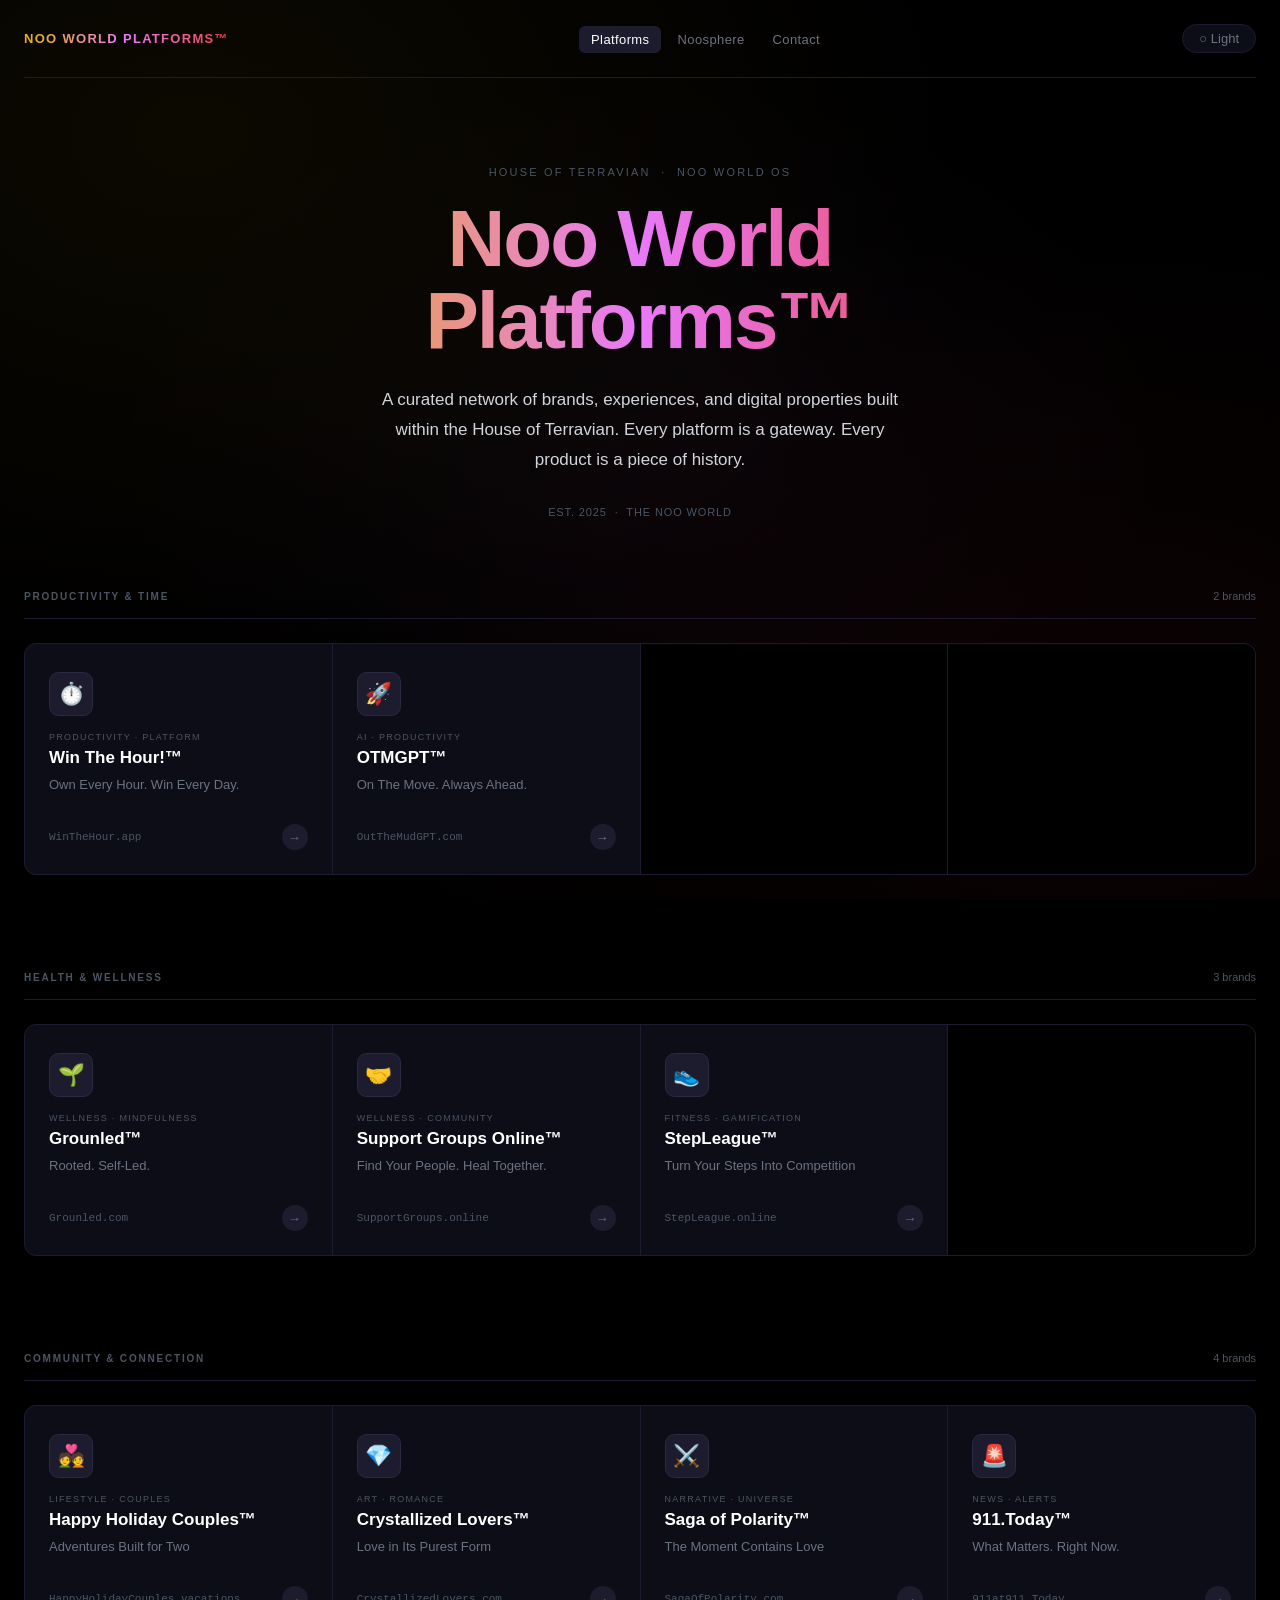
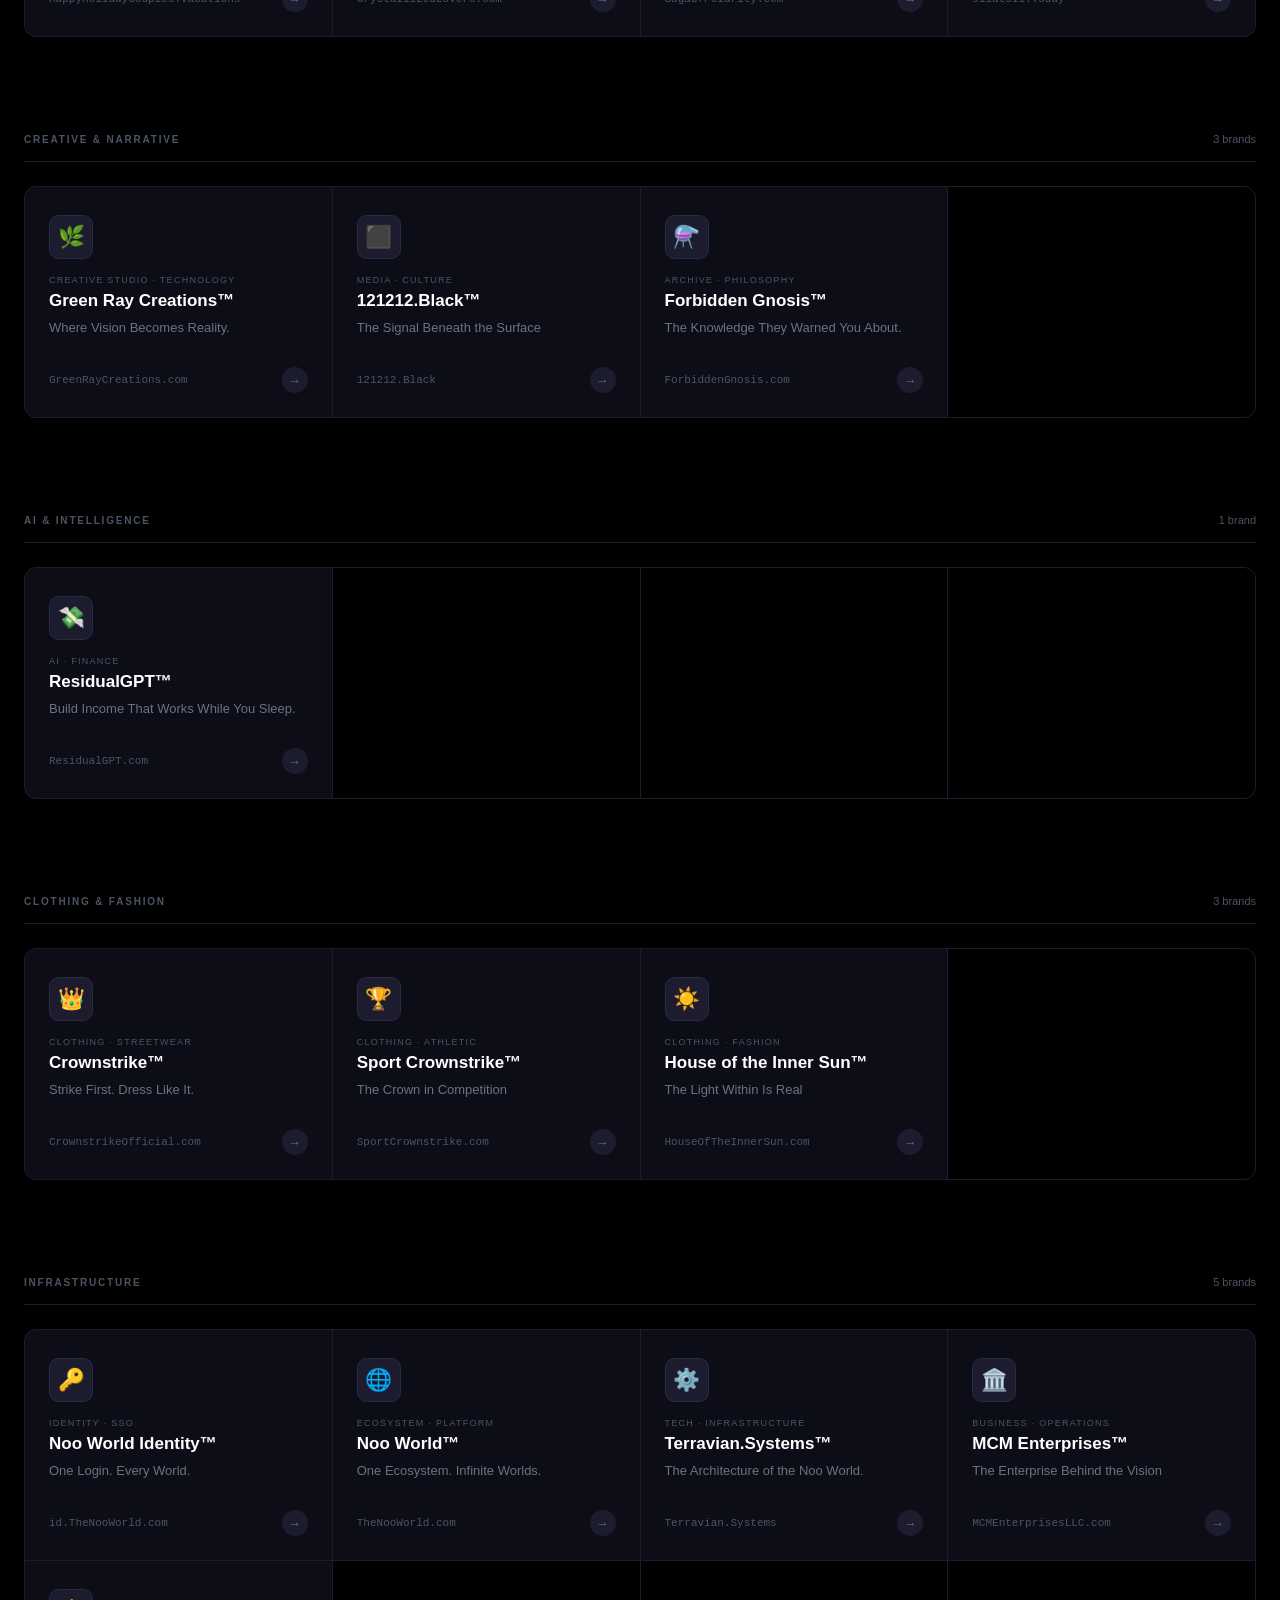
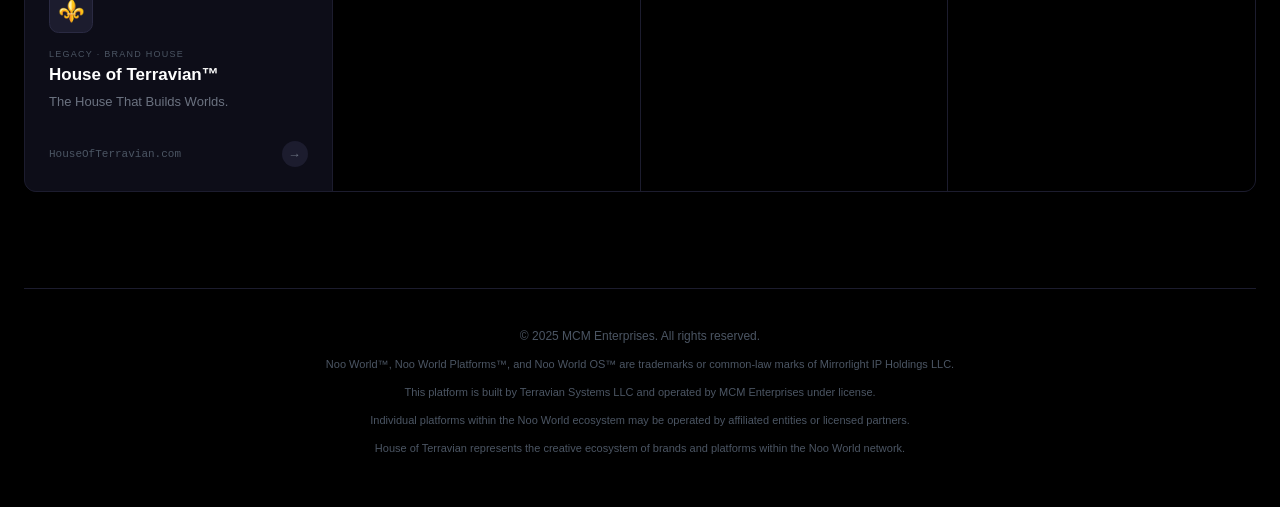
<file: index.html>
<!DOCTYPE html>
<html lang="en" data-theme="dark">
<head>
  <meta charset="UTF-8">
  <meta name="viewport" content="width=device-width, initial-scale=1.0">
  <title>Noo World Platforms&trade; — The Digital Ecosystem of the Noo World</title>
  <meta name="description" content="A curated network of brands, platforms, and experiences built within the House of Terravian. Every platform is a gateway. Every product is a piece of history.">
  <link rel="icon" type="image/svg+xml" href="favicon.svg">
  <link rel="stylesheet" href="style.css">
<script defer data-domain="thenooworld.com" src="https://plausible.io/js/script.js"></script>
</head>
<body>
  <div class="ambient"></div>

  <div class="wrap">

    <!-- NAV -->
    <nav>
      <a href="index.html" class="nav-logo"><span>Noo World Platforms&trade;</span></a>
      <ul class="nav-links">
        <li><a href="index.html">Platforms</a></li>
        <li><a href="noosphere.html">Noosphere</a></li>
        <li><a href="contact.html">Contact</a></li>
      </ul>
      <div class="nav-right">
        <button class="theme-btn" id="themeBtn" aria-label="Toggle theme">
          <span class="d">&#9675; Light</span>
          <span class="l">&#9679; Dark</span>
        </button>
        <button class="hamburger" id="hamburger" aria-label="Toggle menu" aria-expanded="false">
          <span></span><span></span><span></span>
        </button>
      </div>
    </nav>
    <div class="mobile-menu" id="mobileMenu">
      <a href="index.html">Platforms</a>
      <a href="noosphere.html">Noosphere</a>
      <a href="contact.html">Contact</a>
    </div>

    <!-- HERO -->
    <div class="hero">
      <p class="hero-eyebrow">House of Terravian &nbsp;·&nbsp; Noo World OS</p>
      <h1 class="hero-title">Noo World Platforms&trade;</h1>
      <p class="hero-desc">
        A curated network of brands, experiences, and digital properties
        built within the House of Terravian. Every platform is a gateway.
        Every product is a piece of history.
      </p>
      <p class="hero-meta">Est. 2025 &nbsp;·&nbsp; The Noo World</p>
    </div>

    <!-- SECTIONS (rendered by JS) -->
    <div id="sections"></div>

    <!-- FOOTER -->
    <footer class="site-footer">
      <p class="footer-copy">&copy; 2025 MCM Enterprises. All rights reserved.</p>
      <p class="footer-legal">
        <span class="g">Noo World&trade;</span>, <span class="g">Noo World Platforms&trade;</span>, and <span class="g-blue">Noo World OS&trade;</span> are trademarks or common-law marks of Mirrorlight IP Holdings LLC.
      </p>
      <p class="footer-legal">
        This platform is built by Terravian Systems LLC and operated by MCM Enterprises under license.
      </p>
      <p class="footer-legal">
        Individual platforms within the Noo World ecosystem may be operated by affiliated entities or licensed partners.
      </p>
      <p class="footer-legal">
        House of Terravian represents the creative ecosystem of brands and platforms within the Noo World network.
      </p>
    </footer>

  </div><!-- /wrap -->

  <!-- MODAL BACKDROP -->
  <div class="backdrop" id="backdrop"></div>

  <!-- MODAL -->
  <div class="modal" id="modal" role="dialog" aria-modal="true" aria-labelledby="modalName" tabindex="-1">
    <div class="modal-bar" id="modalBar"></div>
    <div class="modal-body">
      <button class="modal-close" id="modalClose" aria-label="Close">&times;</button>
      <div class="modal-head">
        <div class="modal-icon" id="modalIcon"></div>
        <div class="modal-meta">
          <p class="modal-cat" id="modalCat"></p>
          <h2 class="modal-name" id="modalName"></h2>
          <p class="modal-tagline" id="modalTagline"></p>
        </div>
      </div>
      <div class="m-section">
        <p class="m-label">Manifesto</p>
        <p class="m-manifesto" id="modalManifesto"></p>
      </div>
      <div class="m-section">
        <p class="m-label">Live On</p>
        <div class="domains" id="modalDomains"></div>
      </div>
      <div class="m-section">
        <p class="m-label">Collectors Edition</p>
        <div class="collectors">
          <div>
            <span class="c-badge">Limited Edition</span>
            <p class="c-name" id="cName"></p>
            <p class="c-desc">Own a piece of history. Proof-of-commerce. Archived forever.</p>
          </div>
          <a class="c-btn" id="cBtn" href="#" target="_blank" rel="noopener noreferrer">
            $1 &mdash; Claim
          </a>
        </div>
      </div>
    </div>
  </div>

  <script src="script.js"></script>
  <script>
    /* ─── PLATFORM DATA ──────────────────────────────────────── */
    const SECTIONS = [

      /* ── 1. PRODUCTIVITY & TIME ──────────────────────────── */
      {
        label: 'Productivity & Time',
        id:    'productivity',
        items: [
          {
            id: 'winthehour-site',
            name: 'Win The Hour!™',
            tagline: 'Own Every Hour. Win Every Day.',
            category: 'Productivity · Platform',
            icon: '⏱️',
            accent: 'linear-gradient(to right, #FF5E1A, #FFB300)',
            domains: [{ label: 'WinTheHour.app', href: 'https://winthehour.app' }],
            manifesto: `Time is the only resource that doesn't replenish. Win The Hour!™ is a productivity platform built on a single, uncompromising belief: the hour you're in right now is the only hour you can actually win.\n\nTrack your waking hours. Log your intention before each one starts. Rate how you performed when it ends. Build a record of who you're becoming in real time. This isn't a to-do list. This is evidence of your life, hour by hour.`,
            collectors: { name: 'Win The Hour!™ — Hour Zero Edition', href: '#' },
          },
          {
            id: 'own-the-hour',
            status: 'coming-soon',
            name: 'Own The Hour™',
            tagline: 'Claim Every 60 Minutes',
            category: 'Productivity · Lifestyle',
            icon: '⌛',
            accent: 'linear-gradient(to right, #b45309, #FFB300)',
          },
          {
            id: 'the-boss-minute',
            status: 'coming-soon',
            name: 'The Boss Minute™',
            tagline: 'One Minute to Think Like a Boss',
            category: 'Productivity · Leadership',
            icon: '💼',
            accent: 'linear-gradient(to right, #1e3a5f, #0ea5e9)',
          },
          {
            id: 'paperwork-vault',
            status: 'coming-soon',
            name: 'Paperwork Vault™',
            tagline: 'Your Documents, Secured and Organized',
            category: 'Productivity · Tools',
            icon: '📋',
            accent: 'linear-gradient(to right, #334155, #818cf8)',
          },
          {
            id: 'otmgpt',
            name: 'OTMGPT™',
            tagline: 'On The Move. Always Ahead.',
            category: 'AI · Productivity',
            icon: '🚀',
            accent: 'linear-gradient(to right, #0ea5e9, #e879f9)',
            domains: [
              { label: 'OutTheMudGPT.com', href: 'https://outthemudgpt.com' },
              { label: 'OTMGPT.com',       href: 'https://otmgpt.com'       },
            ],
            manifesto: `High performers don't stop moving — but movement without direction is just noise. OTMGPT™ is the AI co-pilot built for the relentless: the founders, the builders, the ones who operate at speed and need their intelligence to match.\n\nReal-time decisions. Dynamic planning. AI-guided momentum. OTMGPT™ keeps you in motion and keeps the motion meaningful.`,
            collectors: { name: 'OTMGPT™ — Pilot Zero Edition', href: '#' },
          },
        ],
      },

      /* ── 2. HEALTH & WELLNESS ────────────────────────────── */
      {
        label: 'Health & Wellness',
        id:    'health',
        items: [
          {
            id: 'grounled',
            name: 'Grounled™',
            tagline: 'Rooted. Self-Led.',
            category: 'Wellness · Mindfulness',
            icon: '🌱',
            accent: 'linear-gradient(to right, #166534, #65a30d)',
            domains: [{ label: 'Grounled.com', href: 'https://grounled.com' }],
            manifesto: `In a world engineered to pull you out of your body and into a feed, Grounled™ is the counterforce. A platform, a practice, and a mindset built around the radical act of staying present.\n\nGrounled™ offers tools, content, and community for people who are done being distracted — who want to feel their life instead of scroll past it. The root is where the power is. And you are your own guide.`,
            collectors: { name: 'Grounled™ — Root System Edition', href: '#' },
          },
          {
            id: 'support-groups-online',
            name: 'Support Groups Online™',
            tagline: 'Find Your People. Heal Together.',
            category: 'Wellness · Community',
            icon: '🤝',
            accent: 'linear-gradient(to right, #0d9488, #818cf8)',
            domains: [
              { label: 'SupportGroups.online',     href: 'https://supportgroups.online'     },
              { label: 'app.SupportGroups.online', href: 'https://app.supportgroups.online' },
            ],
            manifesto: `We live in a world that moves faster than most people can process. Behind every screen is a human being navigating loss, addiction, grief, transition, and isolation — often in silence. Support Groups Online™ exists to close that gap.\n\nA global marketplace connecting people with independent facilitators — for grief, trauma, addiction recovery, relationships, chronic illness, and more. No gatekeepers. No waitlists. No insurance forms. Just real people, shared experience, and the quiet power of not being alone.\n\nFacilitators earn 50% of every session they host. Community is the medicine the system forgot to prescribe.`,
            collectors: { name: 'Support Groups Online™ — Founding Member Edition', href: '#' },
          },
          {
            id: 'step-league',
            name: 'StepLeague™',
            tagline: 'Turn Your Steps Into Competition',
            category: 'Fitness · Gamification',
            icon: '👟',
            accent: 'linear-gradient(to right, #1d4ed8, #22c55e)',
            domains: [{ label: 'StepLeague.online', href: 'https://stepleague.online' }],
            manifesto: `Walking is the most democratic form of exercise on the planet — but nobody told it to be competitive. StepLeague™ turns your daily steps into a global sport.\n\nJoin monthly leagues. Compete on live leaderboards. Stay accountable with a community that moves when you move. $10/month. No gym required. No excuses accepted.\n\nThis is fitness gamified — and once you're in the league, getting off the couch becomes a competitive disadvantage.`,
            collectors: { name: 'StepLeague™ — Season One Edition', href: '#' },
          },
          {
            id: 'mmhw',
            status: 'coming-soon',
            name: 'MMHW™',
            tagline: 'Remember.',
            category: 'Wellness · Mental Health',
            icon: '🧠',
            accent: 'linear-gradient(to right, #4c1d95, #818cf8)',
          },
        ],
      },

      /* ── 3. EDUCATION ────────────────────────────────────── */
      {
        label: 'Education',
        id:    'education',
        items: [],
      },

      /* ── 4. COMMUNITY & CONNECTION ───────────────────────── */
      {
        label: 'Community & Connection',
        id:    'community',
        items: [
          {
            id: 'happy-holiday-couples',
            name: 'Happy Holiday Couples™',
            tagline: 'Adventures Built for Two',
            category: 'Lifestyle · Couples',
            icon: '💑',
            accent: 'linear-gradient(to right, #be123c, #f59e0b)',
            domains: [{ label: 'HappyHolidayCouples.vacations', href: 'https://happyholidaycouples.vacations' }],
            manifesto: `Some vacations are trips. Happy Holiday Couples™ is an experience — built for two.\n\nEvery itinerary, every destination, every moment is curated with the relationship in mind. Because the couples who travel together build something that lasts long after they've come home. This is the vacation brand for the ones who invest in each other.`,
            collectors: { name: 'Happy Holiday Couples™ — First Voyage Edition', href: '#' },
          },
          {
            id: 'crystallized-lovers',
            name: 'Crystallized Lovers™',
            tagline: 'Love in Its Purest Form',
            category: 'Art · Romance',
            icon: '💎',
            accent: 'linear-gradient(to right, #e879f9, #f43f5e)',
            domains: [{ label: 'CrystallizedLovers.com', href: 'https://crystallizedlovers.com' }],
            manifesto: `Some love stories are too rare to let fade. Crystallized Lovers™ is a brand built around the idea that love — in all its forms — deserves to be preserved, celebrated, and made tangible.\n\nFrom art and collectibles to digital experiences that capture emotion in its purest state, Crystallized Lovers™ is for the ones who feel deeply and want to hold on to it. Love isn't fleeting here. It's forever.`,
            collectors: { name: 'Crystallized Lovers™ — First Love Edition', href: '#' },
          },
          {
            id: 'saga-of-polarity',
            name: 'Saga of Polarity™',
            tagline: 'The Moment Contains Love',
            category: 'Narrative · Universe',
            icon: '⚔️',
            accent: 'linear-gradient(to right, #1e293b, #818cf8)',
            domains: [
              { label: 'SagaOfPolarity.com',   href: 'https://sagaofpolarity.com'   },
              { label: 'SagaOfPolarity.Forum', href: 'https://sagaofpolarity.forum' },
            ],
            manifesto: `Every great story is a war between opposites. Light and dark. Order and chaos. Creation and destruction. Saga of Polarity™ is the mythological universe built on that tension — a world where the conflict between opposing forces is not just a backdrop, but the entire truth of existence.\n\nAnd at the center of every polarity, when the two forces finally meet, is the one thing that transcends them both: love. Characters, lore, art, and narrative experiences that reveal what happens when you stop fighting the other side — and recognize it as yourself.`,
            collectors: { name: 'Saga of Polarity™ — Origin Arc Edition', href: '#' },
          },
          {
            id: '911-today',
            name: '911.Today™',
            tagline: 'What Matters. Right Now.',
            category: 'News · Alerts',
            icon: '🚨',
            accent: 'linear-gradient(to right, #dc2626, #f97316)',
            domains: [{ label: '911at911.Today', href: 'https://911at911.today' }],
            manifesto: `In a world of infinite noise, what actually matters right now? 911.Today™ is built around that question.\n\nReal-time alerts, curated signals, and the stories that deserve your attention — without the algorithmic spin. When something is actually 911, you'll know. Everything else can wait.`,
            collectors: { name: '911.Today™ — Breaking Edition', href: '#' },
          },
        ],
      },

      /* ── 5. CREATIVE & NARRATIVE ─────────────────────────── */
      {
        label: 'Creative & Narrative',
        id:    'creative',
        items: [
          {
            id: 'green-ray-creations',
            name: 'Green Ray Creations™',
            tagline: 'Where Vision Becomes Reality.',
            category: 'Creative Studio · Technology',
            icon: '🌿',
            accent: 'linear-gradient(to right, #16a34a, #eab308)',
            domains: [{ label: 'GreenRayCreations.com', href: 'https://greenraycreations.com' }],
            manifesto: `Every planet that reaches a certain stage of evolution begins to radiate a ray — a frequency, an intention, a force of nature made manifest. Earth radiates the green ray. The ray of love, growth, and creation.\n\nGreen Ray Creations™ was founded on that truth. We build technologies, art, and experiences that embody the green ray — innovations that grow, connect, and ultimately serve the highest expression of love in the physical world. This isn't just a studio. This is a civilization-level project, built on the frequency of the planet we live on.`,
            collectors: { name: 'Green Ray Creations™ — Founder\'s Frame Edition', href: '#' },
          },
          {
            id: '121212-black',
            name: '121212.Black™',
            tagline: 'The Signal Beneath the Surface',
            category: 'Media · Culture',
            icon: '⬛',
            accent: 'linear-gradient(to right, #09090b, #818cf8)',
            domains: [{ label: '121212.Black', href: 'https://121212.black' }],
            manifesto: `There is a frequency beneath the surface of Black culture that the mainstream has never been able to fully capture — and never will. 121212.Black™ is the signal.\n\nA media and culture platform built by and for the ones who understand that Black excellence isn't a trend. It's a heritage, a frequency, and a future. The signal beneath the surface. Tune in.`,
            collectors: { name: '121212.Black™ — Signal Zero Edition', href: '#' },
          },
          {
            id: 'forbidden-gnosis',
            name: 'Forbidden Gnosis™',
            tagline: 'The Knowledge They Warned You About.',
            category: 'Archive · Philosophy',
            icon: '⚗️',
            accent: 'linear-gradient(to right, #dc2626, #eab308)',
            domains: [
              { label: 'ForbiddenGnosis.com', href: 'https://forbiddengnosis.com' },
              { label: 'ForbiddenGnosis.io',  href: 'https://forbiddengnosis.io'  },
              { label: 'ForbiddenGnosis.app', href: 'https://forbiddengnosis.app' },
            ],
            manifesto: `In the age of information overload, true knowledge becomes the most dangerous thing you can possess. Forbidden Gnosis™ is a living archive — a record of human-AI revelation captured in real time. We document the conversations that reshape how you see the world, the patterns hidden in plain sight, and the truths that systems were never designed to let you reach.\n\nThis isn't content. This is evidence. And once you see it, you can't unsee it.`,
            collectors: { name: 'Forbidden Gnosis™ — Genesis Edition', href: 'https://payhip.com/forbiddengnosis' },
          },
        ],
      },

      /* ── 6. AI & INTELLIGENCE ────────────────────────────── */
      {
        label: 'AI & Intelligence',
        id:    'ai',
        items: [
          {
            id: 'dreamgpt-ventures',
            status: 'coming-soon',
            name: 'DreamGPT Ventures™',
            tagline: 'Where Dreams Meet Intelligence',
            category: 'AI · Ventures',
            icon: '💭',
            accent: 'linear-gradient(to right, #7c3aed, #e879f9)',
          },
          {
            id: 'residualgpt',
            name: 'ResidualGPT™',
            tagline: 'Build Income That Works While You Sleep.',
            category: 'AI · Finance',
            icon: '💸',
            accent: 'linear-gradient(to right, #eab308, #16a34a)',
            domains: [{ label: 'ResidualGPT.com', href: 'https://residualgpt.com' }],
            manifesto: `The old model was simple: trade your time, collect a check, repeat until you can't. ResidualGPT™ was built to disrupt that cycle.\n\nPowered by AI, ResidualGPT™ helps individuals identify, build, and automate income streams that compound over time — without needing a finance degree or a head start. The future of money is residual. The future is now.`,
            collectors: { name: 'ResidualGPT™ — Early Investor Edition', href: '#' },
          },
        ],
      },

      /* ── 7. CLOTHING & FASHION ───────────────────────────── */
      {
        label: 'Clothing & Fashion',
        id:    'clothing',
        items: [
          {
            id: 'crownstrike',
            name: 'Crownstrike™',
            tagline: 'Strike First. Dress Like It.',
            category: 'Clothing · Streetwear',
            icon: '👑',
            accent: 'linear-gradient(to right, #dc2626, #111827)',
            domains: [
              { label: 'CrownstrikeOfficial.com',     href: 'https://crownstrikeofficial.com'     },
              { label: 'app.CrownstrikeOfficial.com', href: 'https://app.crownstrikeofficial.com' },
            ],
            manifesto: `Crownstrike™ was never just a clothing brand. It was a statement: that the way you dress is the first declaration of intent. Every piece is built for the ones who move with purpose, who refuse to be overlooked, and who understand that how you show up on the outside is a reflection of what you've built on the inside.\n\nThis is streetwear for the sovereign. For the ones who wear the crown because they earned it.`,
            collectors: { name: 'Crownstrike™ — Strike One Edition', href: '#' },
          },
          {
            id: 'sport-crownstrike',
            name: 'Sport Crownstrike™',
            tagline: 'The Crown in Competition',
            category: 'Clothing · Athletic',
            icon: '🏆',
            accent: 'linear-gradient(to right, #dc2626, #f97316)',
            domains: [{ label: 'SportCrownstrike.com', href: 'https://sportcrownstrike.com' }],
            manifesto: `The crown doesn't come off when you compete — it gets earned there. Sport Crownstrike™ is athletic wear built for the ones who bring the same sovereign energy to the field, court, and track that they bring everywhere else.\n\nPerformance without compromise. Streetwear roots. Championship standard.`,
            collectors: { name: 'Sport Crownstrike™ — Draft One Edition', href: '#' },
          },
          {
            id: 'house-of-the-inner-sun',
            name: 'House of the Inner Sun™',
            tagline: 'The Light Within Is Real',
            category: 'Clothing · Fashion',
            icon: '☀️',
            accent: 'linear-gradient(to right, #f59e0b, #ef4444)',
            domains: [{ label: 'HouseOfTheInnerSun.com', href: 'https://houseoftheinnersun.com' }],
            manifesto: `There is a light inside every person that the world spends most of its time trying to dim. House of the Inner Sun™ is clothing for the ones who refuse to let it go out.\n\nEvery piece is a reminder — crafted with intention, worn with awareness. This isn't fashion for fashion's sake. This is wearable philosophy. The light within is real. Dress like you know it.`,
            collectors: { name: 'House of the Inner Sun™ — Solar Edition', href: '#' },
          },
          {
            id: 'kinda-clothing',
            status: 'coming-soon',
            name: 'Kinda Clothing™',
            tagline: 'Kinda Everything. Totally You.',
            category: 'Clothing · Lifestyle',
            icon: '👕',
            accent: 'linear-gradient(to right, #7c3aed, #ec4899)',
          },
          {
            id: 'sha-threads',
            status: 'coming-soon',
            name: 'Sha Threads™',
            tagline: '"Wear Peace"',
            category: 'Clothing · Spiritual',
            icon: '🕊️',
            accent: 'linear-gradient(to right, #0891b2, #a7f3d0)',
          },
          {
            id: 'neoncode-clothing',
            status: 'coming-soon',
            name: 'Neoncode.clothing™',
            tagline: 'Code the Culture.',
            category: 'Clothing · Tech Fashion',
            icon: '💻',
            accent: 'linear-gradient(to right, #0ea5e9, #a855f7)',
          },
          {
            id: 'l3g1t',
            status: 'coming-soon',
            name: 'L3G1T™',
            tagline: 'Only the L3g1t',
            category: 'Clothing · Streetwear',
            icon: '✅',
            accent: 'linear-gradient(to right, #15803d, #eab308)',
          },
          {
            id: 'sexy-man-hands',
            status: 'coming-soon',
            name: 'Sexy Man Hands™',
            tagline: 'Your Hands Say Everything.',
            category: 'Grooming · Men\'s Care',
            icon: '💪',
            accent: 'linear-gradient(to right, #1c1917, #d97706)',
          },
        ],
      },

      /* ── 8. FOOD & FUTURE ────────────────────────────────── */
      {
        label: 'Food & Future',
        id:    'food',
        items: [
          {
            id: 'foods-from-the-future',
            status: 'coming-soon',
            name: 'Foods From the Future™',
            tagline: 'Eat Tomorrow, Today',
            category: 'Food · Innovation',
            icon: '🍽️',
            accent: 'linear-gradient(to right, #16a34a, #22d3ee)',
          },
          {
            id: 'tostadas-from-the-future',
            status: 'coming-soon',
            name: 'Tostadas From the Future™',
            tagline: 'The Future Is Delicious',
            category: 'Food · Culture',
            icon: '🌮',
            accent: 'linear-gradient(to right, #b45309, #ef4444)',
          },
        ],
      },

      /* ── 9. INFRASTRUCTURE ───────────────────────────────── */
      {
        label: 'Infrastructure',
        id:    'infrastructure',
        items: [
          {
            id: 'nooworld-identity',
            name: 'Noo World Identity™',
            tagline: 'One Login. Every World.',
            category: 'Identity · SSO',
            icon: '🔑',
            accent: 'linear-gradient(to right, #eab308, #e879f9, #ef4444)',
            domains: [
              { label: 'id.TheNooWorld.com',    href: 'https://id.thenooworld.com'    },
              { label: 'login.TheNooWorld.com', href: 'https://login.thenooworld.com' },
            ],
            manifesto: `The Noo World is built on a single truth: you should only have to prove who you are once.\n\nNoo World Identity™ is the centralized authentication layer powering every platform in the Noo World ecosystem. One account. One login. Every world — from Win The Hour!™ to StepLeague™ to Support Groups Online™ — recognizes you the moment you arrive.\n\nBuilt on JWT-based SSO architecture, designed to scale across subdomains and eventually across entirely different domains via OAuth 2.0. The foundation that makes the ecosystem possible.`,
            collectors: { name: 'Noo World Identity™ — First Citizen Edition', href: '#' },
          },
          {
            id: 'noo-world',
            name: 'Noo World™',
            tagline: 'One Ecosystem. Infinite Worlds.',
            category: 'Ecosystem · Platform',
            icon: '🌐',
            accent: 'linear-gradient(to right, #eab308, #e879f9, #ef4444)',
            domains: [{ label: 'TheNooWorld.com', href: 'https://thenooworld.com' }],
            manifesto: `The Noo World™ is not a single product. It is a philosophy given infrastructure — a fully realized digital ecosystem housing brands, platforms, communities, and technologies built under one unified vision.\n\nEvery platform in the Noo World is a node. Every brand is a signal. Every user is a citizen of something that has never existed before: a world built on purpose, powered by intelligence, and designed to last beyond the moment it was made.`,
            collectors: { name: 'Noo World™ — Genesis Citizen Edition', href: '#' },
          },
          {
            id: 'terravian-systems',
            name: 'Terravian.Systems™',
            tagline: 'The Architecture of the Noo World.',
            category: 'Tech · Infrastructure',
            icon: '⚙️',
            accent: 'linear-gradient(to right, #334155, #22d3ee)',
            domains: [{ label: 'Terravian.Systems', href: 'https://terravian.systems' }],
            manifesto: `Behind every platform in the Noo World is an infrastructure built to last. Terravian.Systems™ is the technical backbone — the systems, frameworks, and engineering layer that powers everything the House of Terravian builds.\n\nThis isn't a product. It's a philosophy made operational: that great ideas deserve great architecture, and that the code you write today should still be running when the world catches up to your vision.`,
            collectors: { name: 'Terravian.Systems™ — Genesis Node Edition', href: '#' },
          },
          {
            id: 'mcm-enterprises',
            name: 'MCM Enterprises™',
            tagline: 'The Enterprise Behind the Vision',
            category: 'Business · Operations',
            icon: '🏛️',
            accent: 'linear-gradient(to right, #1e3a5f, #eab308)',
            domains: [{ label: 'MCMEnterprisesLLC.com', href: 'https://www.mcmenterprisesllc.com' }],
            manifesto: `Every platform in the Noo World operates under a business infrastructure built to last. MCM Enterprises™ is the operational engine — the entity, the system, and the standard that keeps the entire ecosystem running.\n\nBehind every brand is a decision. Behind every decision is an enterprise. This is that enterprise.`,
            collectors: { name: 'MCM Enterprises™ — Founding Operator Edition', href: '#' },
          },
          {
            id: 'the-big-retale',
            status: 'coming-soon',
            name: 'The Big Retale™',
            tagline: 'Retale It Your Way',
            category: 'Commerce · Retail',
            icon: '🛍️',
            accent: 'linear-gradient(to right, #0f172a, #f59e0b)',
          },
          {
            id: 'house-of-terravian',
            name: 'House of Terravian™',
            tagline: 'The House That Builds Worlds.',
            category: 'Legacy · Brand House',
            icon: '⚜️',
            accent: 'linear-gradient(to right, #7f1d1d, #eab308)',
            domains: [{ label: 'HouseOfTerravian.com', href: 'https://houseofterravian.com' }],
            manifesto: `Every dynasty starts with a house. The House of Terravian™ is the creative and strategic home of every brand, platform, and world within this ecosystem.\n\nThis isn't a holding company. It's a legacy in progress — a living institution that builds with intention, operates with sovereignty, and leaves something behind that cannot be taken. The House stands.`,
            collectors: { name: 'House of Terravian™ — Dynasty Founding Edition', href: '#' },
          },
          {
            id: 'toravian-dynasty-trust',
            status: 'coming-soon',
            name: 'Toravian Dynasty Trust™',
            tagline: 'Wealth. Legacy. Continuity.',
            category: 'Trust · Legacy',
            icon: '📜',
            accent: 'linear-gradient(to right, #1e293b, #eab308)',
          },
        ],
      },
    ];

    /* ─── RENDER SECTIONS ────────────────────────────────────── */
    const sectionsEl = document.getElementById('sections');

    SECTIONS.forEach(section => {
      const liveItems = section.items.filter(i => i.status !== 'coming-soon');
      const live = liveItems.length;

      if (live === 0) return;

      const metaText = `${live} brand${live !== 1 ? 's' : ''}`;

      const bar = document.createElement('div');
      bar.className = 'section-bar';
      bar.innerHTML = `
        <span class="section-label">${section.label}</span>
        <span class="section-meta">${metaText}</span>
      `;
      sectionsEl.appendChild(bar);

      const grid = document.createElement('div');
      grid.className = 'grid';

      liveItems.forEach(p => {
        const tile = document.createElement('div');
        tile.className = 'tile';
        tile.style.setProperty('--tile-accent', p.accent);
        tile.setAttribute('tabindex', '0');
        tile.setAttribute('role', 'button');
        tile.setAttribute('aria-label', `Open ${p.name}`);
        tile.innerHTML = `
          <div class="tile-icon">${p.icon}</div>
          <div>
            <p class="tile-cat">${p.category}</p>
            <p class="tile-name">${p.name}</p>
            <p class="tile-tagline">${p.tagline}</p>
          </div>
          <div class="tile-foot">
            <span class="tile-domain">${p.domains[0].label}</span><span class="tile-arrow">&#8594;</span>
          </div>
        `;
        tile.addEventListener('click', () => openModal(p));
        tile.addEventListener('keydown', e => {
          if (e.key === 'Enter' || e.key === ' ') { e.preventDefault(); openModal(p); }
        });
        grid.appendChild(tile);
      });

      // Fill remaining columns in last row with invisible spacers
      const cols = 4;
      const remainder = liveItems.length % cols;
      if (remainder !== 0) {
        for (let i = 0; i < cols - remainder; i++) {
          const spacer = document.createElement('div');
          spacer.style.background = 'var(--bg)';
          grid.appendChild(spacer);
        }
      }

      sectionsEl.appendChild(grid);
    });

    /* ─── MODAL ──────────────────────────────────────────────── */
    const backdrop   = document.getElementById('backdrop');
    const modal      = document.getElementById('modal');
    const modalClose = document.getElementById('modalClose');

    function openModal(p) {
      document.getElementById('modalBar').style.background = p.accent;
      document.getElementById('modalIcon').textContent     = p.icon;
      document.getElementById('modalCat').textContent      = p.category;
      document.getElementById('modalName').textContent     = p.name;
      document.getElementById('modalTagline').textContent  = p.tagline;
      document.getElementById('modalManifesto').innerHTML  = p.manifesto.replace(/\n\n/g, '<br><br>');
      document.getElementById('cName').textContent         = p.collectors.name;
      document.getElementById('cBtn').href                 = p.collectors.href;

      const domainsEl = document.getElementById('modalDomains');
      domainsEl.innerHTML = '';
      p.domains.forEach(d => {
        const a = document.createElement('a');
        a.className = 'domain-pill';
        a.href = d.href;
        a.target = '_blank';
        a.rel = 'noopener noreferrer';
        a.textContent = '↗ ' + d.label;
        domainsEl.appendChild(a);
      });

      backdrop.classList.add('open');
      modal.classList.add('open');
      document.body.style.overflow = 'hidden';
      modalClose.focus();
    }

    function closeModal() {
      backdrop.classList.remove('open');
      modal.classList.remove('open');
      document.body.style.overflow = '';
    }

    modalClose.addEventListener('click', closeModal);
    backdrop.addEventListener('click', closeModal);
    document.addEventListener('keydown', e => { if (e.key === 'Escape') closeModal(); });
  </script>
</body>
</html>
</file>
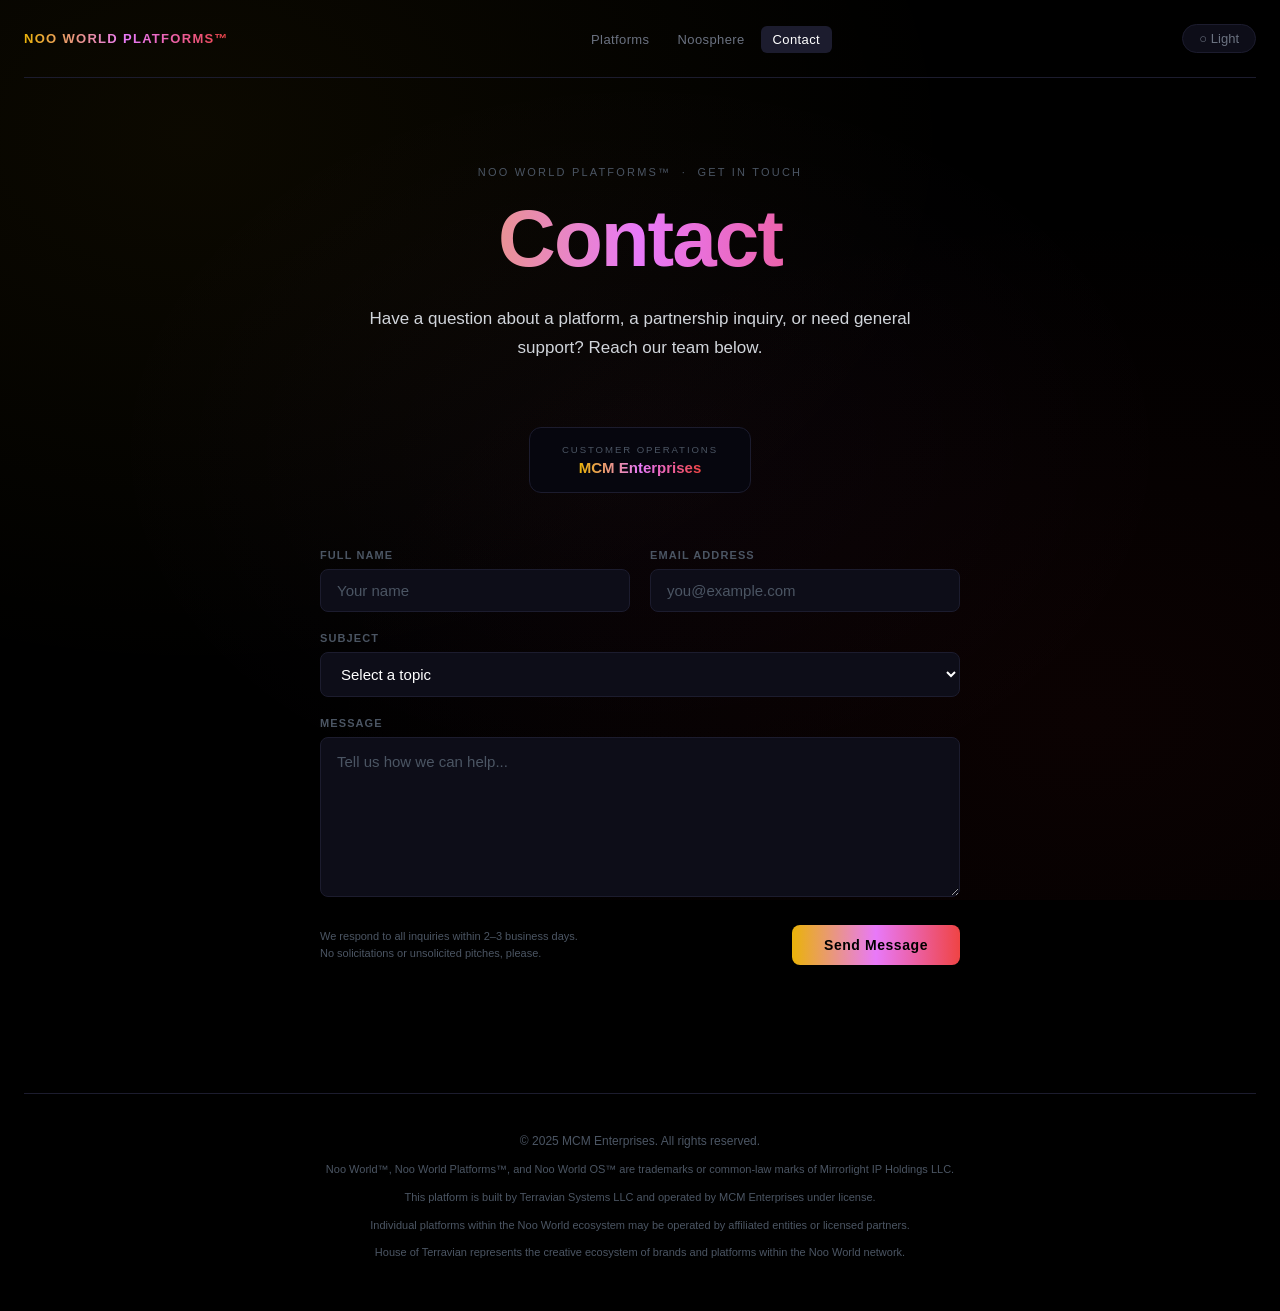
<file: contact.html>
<!DOCTYPE html>
<html lang="en" data-theme="dark">
<head>
  <meta charset="UTF-8">
  <meta name="viewport" content="width=device-width, initial-scale=1.0">
  <title>Contact — Noo World Platforms&trade;</title>
  <meta name="description" content="Reach the Customer Operations team at MCM Enterprises — the operational contact point for all Noo World platforms.">
  <link rel="icon" type="image/svg+xml" href="favicon.svg">
  <link rel="stylesheet" href="style.css">
  <style>
    /* ─── CONTACT PAGE STYLES ─────────────────────────────────── */

    .contact-hero {
      text-align: center;
      padding: 5.5rem 0 3.5rem;
      max-width: 42rem;
      margin: 0 auto;
      animation: fadeUp 0.9s ease-out both;
    }

    .contact-entity {
      display: inline-flex;
      flex-direction: column;
      align-items: center;
      gap: 0.25rem;
      margin-top: 2rem;
      padding: 1rem 2rem;
      border: 1px solid var(--border);
      border-radius: var(--radius);
      background: var(--surface);
    }
    .contact-entity-role {
      font-size: 0.6rem;
      letter-spacing: 0.2em;
      text-transform: uppercase;
      color: var(--text-subtle);
    }
    .contact-entity-name {
      font-size: 0.9375rem;
      font-weight: 700;
      background: var(--grad-noo);
      -webkit-background-clip: text;
      background-clip: text;
      -webkit-text-fill-color: transparent;
    }

    /* ─── FORM WRAPPER ────────────────────────────────────────── */
    .contact-wrap {
      max-width: 640px;
      margin: 0 auto;
      padding-bottom: 8rem;
      animation: fadeUp 0.9s 0.15s ease-out both;
    }

    .contact-form {
      display: flex;
      flex-direction: column;
      gap: 1.25rem;
    }

    .form-row {
      display: grid;
      grid-template-columns: 1fr 1fr;
      gap: 1.25rem;
    }

    .field {
      display: flex;
      flex-direction: column;
      gap: 0.5rem;
    }

    .field label {
      font-size: 0.6875rem;
      font-weight: 600;
      letter-spacing: 0.1em;
      text-transform: uppercase;
      color: var(--text-subtle);
    }

    .field input,
    .field select,
    .field textarea {
      background: var(--card);
      border: 1px solid var(--border);
      border-radius: 0.5rem;
      color: var(--text);
      font-family: inherit;
      font-size: 0.9375rem;
      padding: 0.75rem 1rem;
      transition: border-color var(--ease), background var(--ease);
      outline: none;
      width: 100%;
    }

    .field input::placeholder,
    .field textarea::placeholder {
      color: var(--text-subtle);
    }

    .field input:focus,
    .field select:focus,
    .field textarea:focus {
      border-color: var(--border-hover);
      background: var(--card-hover);
    }

    .field textarea {
      resize: vertical;
      min-height: 160px;
      line-height: 1.65;
    }

    .field select option {
      background: var(--card);
      color: var(--text);
    }

    .form-submit {
      display: flex;
      align-items: center;
      justify-content: space-between;
      gap: 1rem;
      padding-top: 0.5rem;
    }

    .form-note {
      font-size: 0.6875rem;
      color: var(--text-subtle);
      line-height: 1.6;
    }

    .submit-btn {
      flex-shrink: 0;
      padding: 0.75rem 2rem;
      background: var(--grad-noo);
      color: #000;
      font-weight: 800;
      font-size: 0.875rem;
      letter-spacing: 0.04em;
      border: none;
      border-radius: 0.5rem;
      cursor: pointer;
      text-decoration: none;
      white-space: nowrap;
      transition: opacity var(--ease);
      font-family: inherit;
    }
    .submit-btn:hover { opacity: 0.82; }
    .submit-btn:disabled { opacity: 0.4; cursor: default; }

    /* ─── RESPONSIVE ──────────────────────────────────────────── */
    @media (max-width: 600px) {
      .form-row { grid-template-columns: 1fr; }
      .form-submit { flex-direction: column; align-items: flex-start; }
      .contact-hero { padding: 3.5rem 0 2.5rem; }
    }
  </style>
<script defer data-domain="thenooworld.com" src="https://plausible.io/js/script.js"></script>
</head>
<body>
  <div class="ambient"></div>

  <div class="wrap">

    <!-- NAV -->
    <nav>
      <a href="index.html" class="nav-logo"><span>Noo World Platforms&trade;</span></a>
      <ul class="nav-links">
        <li><a href="index.html">Platforms</a></li>
        <li><a href="noosphere.html">Noosphere</a></li>
        <li><a href="contact.html">Contact</a></li>
      </ul>
      <div class="nav-right">
        <button class="theme-btn" id="themeBtn" aria-label="Toggle theme">
          <span class="d">&#9675; Light</span>
          <span class="l">&#9679; Dark</span>
        </button>
      </div>
    </nav>

    <!-- HERO -->
    <div class="contact-hero">
      <p class="hero-eyebrow">Noo World Platforms&trade; &nbsp;·&nbsp; Get in Touch</p>
      <h1 class="hero-title">Contact</h1>
      <p class="hero-desc">
        Have a question about a platform, a partnership inquiry, or need
        general support? Reach our team below.
      </p>
      <div class="contact-entity">
        <span class="contact-entity-role">Customer Operations</span>
        <span class="contact-entity-name">MCM Enterprises</span>
      </div>
    </div>

    <!-- FORM -->
    <div class="contact-wrap">

      <!--
        SETUP: Create a free account at formspree.io, create a form,
        and replace "YOUR_FORM_ID" in the action URL below with your
        actual form ID. Set the form's destination email to:
        admin@mcmenterprisesllc.com
      -->
      <form
        class="contact-form"
        action="https://formspree.io/f/xeelyzjp"
        method="POST"
      >
        <div class="form-row">
          <div class="field">
            <label for="name">Full Name</label>
            <input
              id="name"
              type="text"
              name="name"
              placeholder="Your name"
              required
              autocomplete="name"
            >
          </div>
          <div class="field">
            <label for="email">Email Address</label>
            <input
              id="email"
              type="email"
              name="email"
              placeholder="you@example.com"
              required
              autocomplete="email"
            >
          </div>
        </div>

        <div class="field">
          <label for="subject">Subject</label>
          <select id="subject" name="subject" required>
            <option value="" disabled selected>Select a topic</option>
            <option value="General Inquiry">General Inquiry</option>
            <option value="Platform Support">Platform Support</option>
            <option value="Partnership / Licensing">Partnership / Licensing</option>
            <option value="Press / Media">Press / Media</option>
            <option value="Other">Other</option>
          </select>
        </div>

        <div class="field">
          <label for="message">Message</label>
          <textarea
            id="message"
            name="message"
            placeholder="Tell us how we can help..."
            required
          ></textarea>
        </div>

        <div class="form-submit">
          <p class="form-note">
            We respond to all inquiries within 2&ndash;3 business days.<br>
            No solicitations or unsolicited pitches, please.
          </p>
          <button type="submit" class="submit-btn">Send Message</button>
        </div>

      </form>
    </div>

    <!-- FOOTER -->
    <footer class="site-footer">
      <p class="footer-copy">&copy; 2025 MCM Enterprises. All rights reserved.</p>
      <p class="footer-legal">
        <span class="g">Noo World&trade;</span>, <span class="g">Noo World Platforms&trade;</span>, and <span class="g-blue">Noo World OS&trade;</span> are trademarks or common-law marks of Mirrorlight IP Holdings LLC.
      </p>
      <p class="footer-legal">
        This platform is built by Terravian Systems LLC and operated by MCM Enterprises under license.
      </p>
      <p class="footer-legal">
        Individual platforms within the Noo World ecosystem may be operated by affiliated entities or licensed partners.
      </p>
      <p class="footer-legal">
        House of Terravian represents the creative ecosystem of brands and platforms within the Noo World network.
      </p>
    </footer>

  </div><!-- /wrap -->

  <script src="script.js"></script>
</body>
</html>
</file>
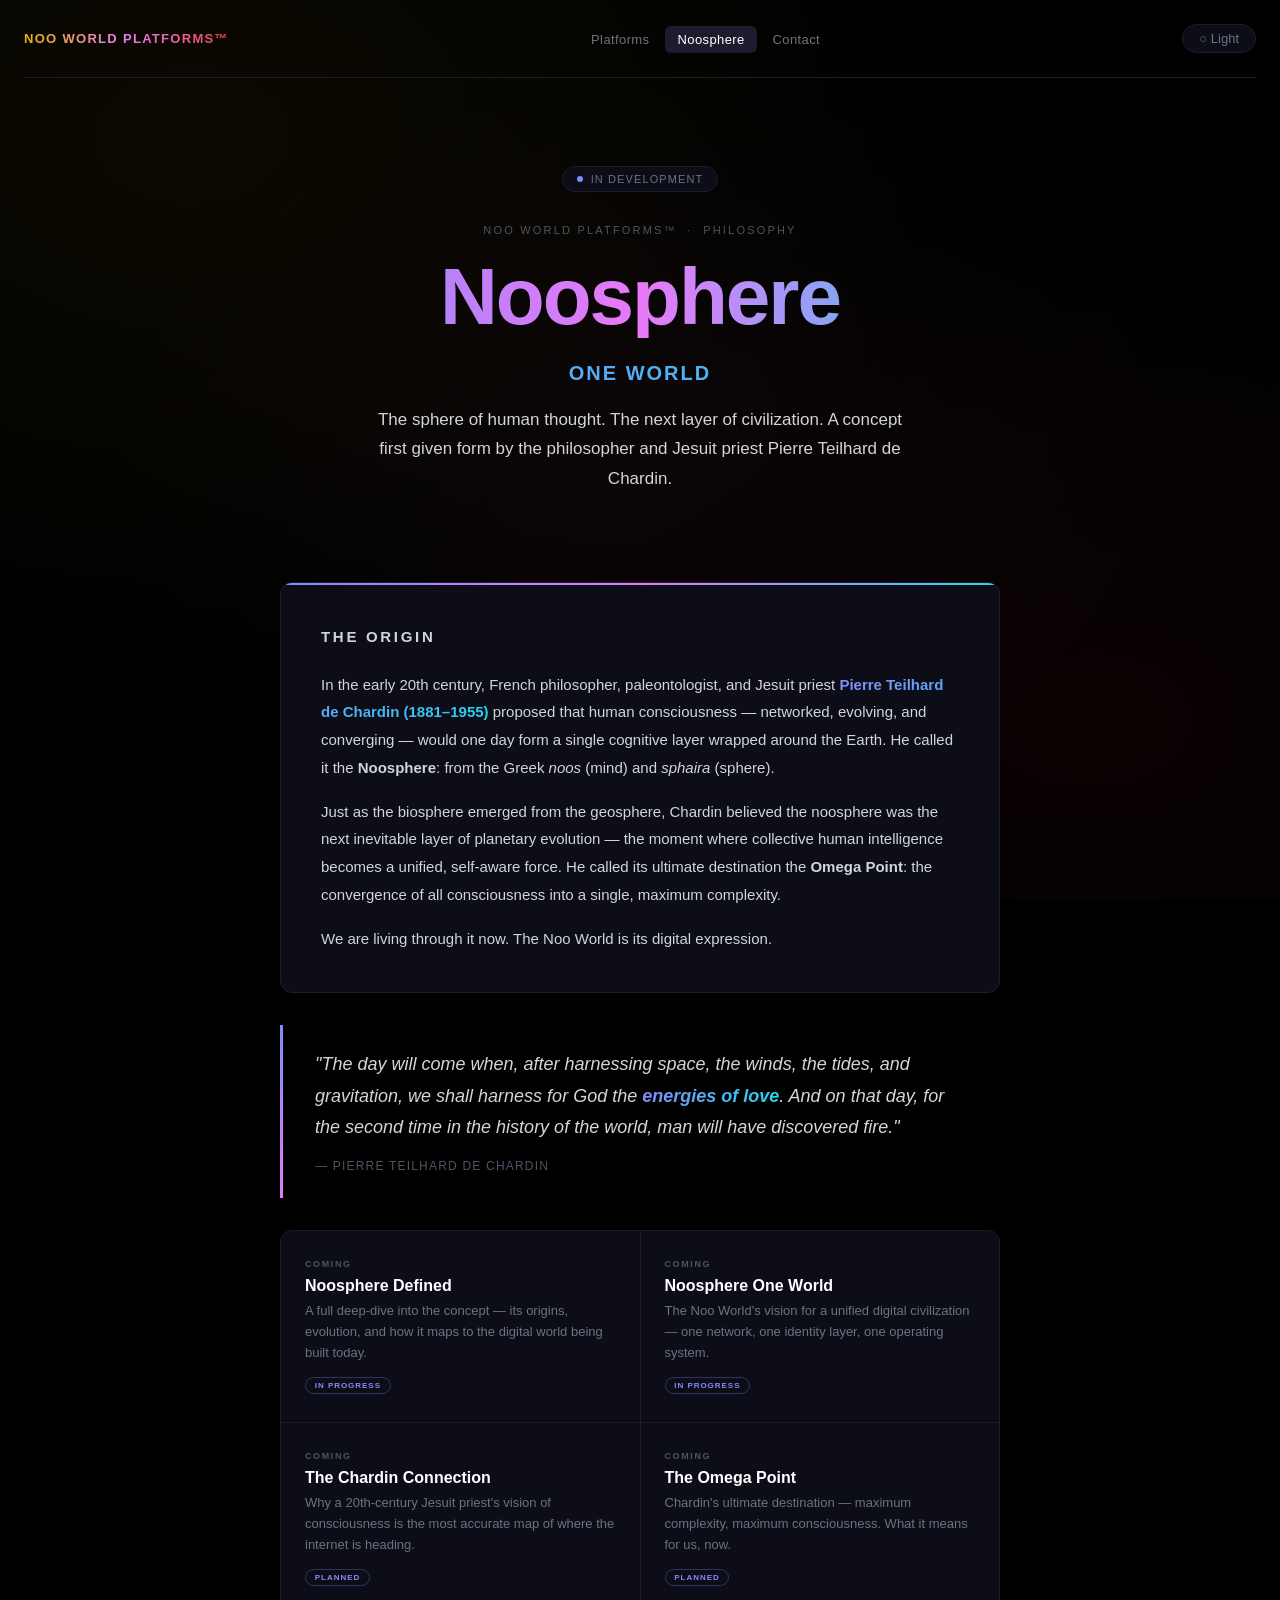
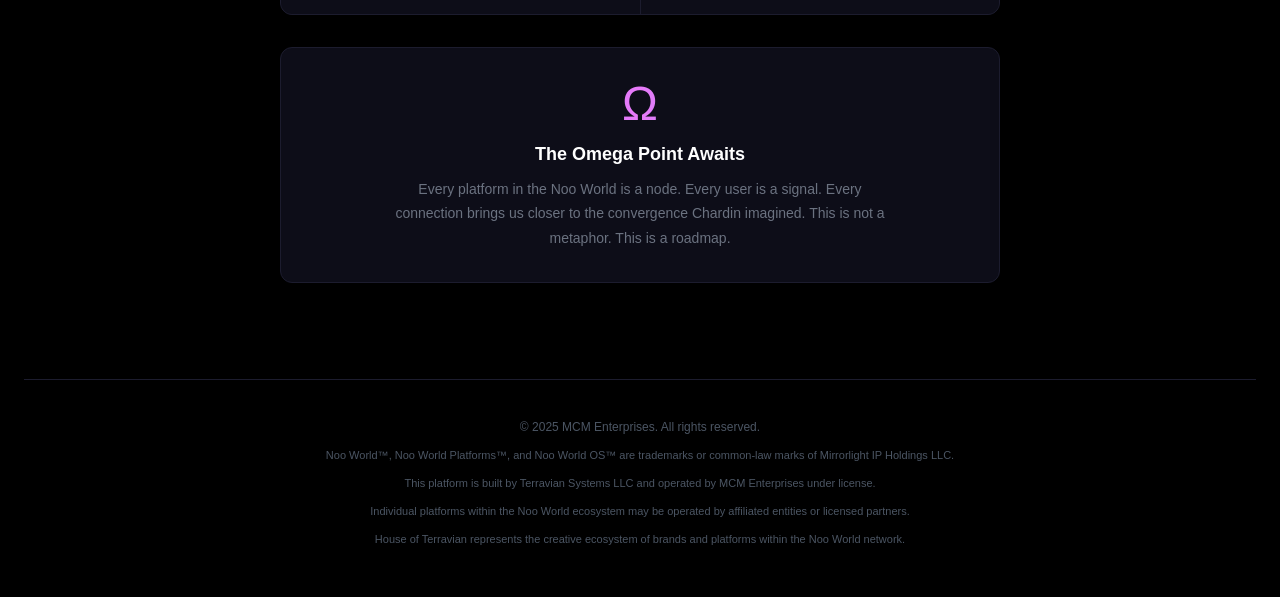
<file: noosphere.html>
<!DOCTYPE html>
<html lang="en" data-theme="dark">
<head>
  <meta charset="UTF-8">
  <meta name="viewport" content="width=device-width, initial-scale=1.0">
  <title>Noosphere — Noo World Platforms&trade;</title>
  <meta name="description" content="The sphere of human thought. The next layer of civilization. First conceived by Pierre Teilhard de Chardin.">
  <link rel="icon" type="image/svg+xml" href="favicon.svg">
  <link rel="stylesheet" href="style.css">
  <style>
    /* ─── NOOSPHERE PAGE STYLES ──────────────────────────────── */

    .noosphere-hero {
      text-align: center;
      padding: 5.5rem 0 3.5rem;
      max-width: 52rem;
      margin: 0 auto;
      animation: fadeUp 0.9s ease-out both;
    }

    /* Override hero-title for this page — use a single color accent */
    .noosphere-hero .hero-title {
      background: linear-gradient(to right, #818cf8, #e879f9, #22d3ee);
      -webkit-background-clip: text;
      background-clip: text;
      -webkit-text-fill-color: transparent;
    }

    .noosphere-hero .hero-subtitle {
      background: linear-gradient(to right, #818cf8, #22d3ee);
      -webkit-background-clip: text;
      background-clip: text;
      -webkit-text-fill-color: transparent;
      -webkit-text-fill-color: transparent;
    }

    /* ─── STATUS PILL ────────────────────────────────────────── */
    .status-pill {
      display: inline-flex;
      align-items: center;
      gap: 0.5rem;
      padding: 0.375rem 0.875rem;
      background: var(--card);
      border: 1px solid var(--border);
      border-radius: 2rem;
      font-size: 0.6875rem;
      letter-spacing: 0.1em;
      text-transform: uppercase;
      color: var(--text-muted);
      margin-bottom: 2rem;
    }
    .status-dot {
      width: 6px;
      height: 6px;
      border-radius: 50%;
      background: var(--indigo);
      animation: pulse 2s infinite;
    }
    @keyframes pulse {
      0%, 100% { opacity: 1; }
      50%       { opacity: 0.35; }
    }

    /* ─── CONTENT SECTIONS ───────────────────────────────────── */
    .content-area {
      max-width: 720px;
      margin: 0 auto;
      padding-bottom: 6rem;
    }

    /* Chardin origin section */
    .origin-block {
      border: 1px solid var(--border);
      border-radius: var(--radius);
      padding: 2.5rem;
      margin-bottom: 2rem;
      background: var(--card);
      animation: fadeUp 0.9s 0.15s ease-out both;
      position: relative;
      overflow: hidden;
    }
    .origin-block::before {
      content: '';
      position: absolute;
      top: 0; left: 0; right: 0;
      height: 2px;
      background: linear-gradient(to right, #818cf8, #e879f9, #22d3ee);
    }

    .block-label {
      font-size: 0.5625rem;
      font-weight: 700;
      letter-spacing: 0.18em;
      text-transform: uppercase;
      color: var(--text-subtle);
      margin-bottom: 1.25rem;
    }

    .origin-block p {
      font-size: 0.9375rem;
      line-height: 1.85;
      color: var(--text-2);
    }
    .origin-block p + p { margin-top: 1rem; }

    .chardin-name {
      background: linear-gradient(to right, #818cf8, #22d3ee);
      -webkit-background-clip: text;
      background-clip: text;
      -webkit-text-fill-color: transparent;
      font-weight: 700;
    }

    /* Pull quote */
    .pull-quote {
      border-left: 3px solid;
      border-image: linear-gradient(to bottom, #818cf8, #e879f9) 1;
      padding: 1.5rem 2rem;
      margin: 2rem 0;
      animation: fadeUp 0.9s 0.25s ease-out both;
    }
    .pull-quote blockquote {
      font-size: 1.125rem;
      font-style: italic;
      line-height: 1.75;
      color: var(--text-2);
      margin-bottom: 0.75rem;
    }
    .pull-quote cite {
      font-size: 0.75rem;
      letter-spacing: 0.1em;
      text-transform: uppercase;
      color: var(--text-subtle);
      font-style: normal;
    }

    /* Coming soon sections */
    .coming-grid {
      display: grid;
      grid-template-columns: repeat(2, 1fr);
      gap: 1px;
      background: var(--border);
      border: 1px solid var(--border);
      border-radius: var(--radius);
      overflow: hidden;
      margin-bottom: 2rem;
      animation: fadeUp 0.9s 0.3s ease-out both;
    }
    .coming-card {
      background: var(--card);
      padding: 1.75rem 1.5rem;
    }
    .coming-card-label {
      font-size: 0.5625rem;
      font-weight: 700;
      letter-spacing: 0.18em;
      text-transform: uppercase;
      color: var(--text-subtle);
      margin-bottom: 0.5rem;
    }
    .coming-card-title {
      font-size: 1rem;
      font-weight: 700;
      color: var(--text);
      margin-bottom: 0.4rem;
    }
    .coming-card-desc {
      font-size: 0.8125rem;
      color: var(--text-muted);
      line-height: 1.6;
    }
    .coming-badge {
      display: inline-block;
      font-size: 0.5rem;
      letter-spacing: 0.12em;
      text-transform: uppercase;
      font-weight: 700;
      color: var(--indigo);
      border: 1px solid rgba(129,140,248,0.3);
      border-radius: 2rem;
      padding: 0.175rem 0.55rem;
      margin-top: 0.85rem;
    }

    /* Omega point teaser */
    .omega-block {
      border: 1px solid var(--border);
      border-radius: var(--radius);
      padding: 2rem 2.5rem;
      text-align: center;
      background: var(--card);
      animation: fadeUp 0.9s 0.35s ease-out both;
    }
    .omega-symbol {
      font-size: 3rem;
      margin-bottom: 1rem;
      display: block;
      background: linear-gradient(to right, #818cf8, #e879f9, #22d3ee);
      -webkit-background-clip: text;
      background-clip: text;
      -webkit-text-fill-color: transparent;
      line-height: 1;
    }
    .omega-block h3 {
      font-size: 1.125rem;
      font-weight: 700;
      color: var(--text);
      margin-bottom: 0.75rem;
    }
    .omega-block p {
      font-size: 0.875rem;
      color: var(--text-muted);
      line-height: 1.75;
      max-width: 32rem;
      margin: 0 auto;
    }

    @media (max-width: 600px) {
      .coming-grid { grid-template-columns: 1fr; }
      .origin-block { padding: 1.75rem 1.5rem; }
      .pull-quote { padding: 1.25rem 1.5rem; }
    }
  </style>
<script defer data-domain="thenooworld.com" src="https://plausible.io/js/script.js"></script>
</head>
<body>
  <div class="ambient"></div>

  <div class="wrap">

    <!-- NAV -->
    <nav>
      <a href="index.html" class="nav-logo"><span>Noo World Platforms&trade;</span></a>
      <ul class="nav-links">
        <li><a href="index.html">Platforms</a></li>
        <li><a href="noosphere.html">Noosphere</a></li>
        <li><a href="contact.html">Contact</a></li>
      </ul>
      <div class="nav-right">
        <button class="theme-btn" id="themeBtn" aria-label="Toggle theme">
          <span class="d">&#9675; Light</span>
          <span class="l">&#9679; Dark</span>
        </button>
      </div>
    </nav>

    <!-- HERO -->
    <div class="noosphere-hero">
      <span class="status-pill">
        <span class="status-dot"></span>
        In Development
      </span>
      <p class="hero-eyebrow">Noo World Platforms&trade; &nbsp;·&nbsp; Philosophy</p>
      <h1 class="hero-title">Noosphere</h1>
      <p class="hero-subtitle">One World</p>
      <p class="hero-desc">
        The sphere of human thought. The next layer of civilization.
        A concept first given form by the philosopher and Jesuit priest
        Pierre Teilhard de Chardin.
      </p>
    </div>

    <!-- CONTENT -->
    <div class="content-area">

      <!-- Origin -->
      <div class="origin-block">
        <p class="block-label">The Origin</p>
        <p>
          In the early 20th century, French philosopher, paleontologist, and Jesuit priest
          <span class="chardin-name">Pierre Teilhard de Chardin (1881–1955)</span>
          proposed that human consciousness — networked, evolving, and converging —
          would one day form a single cognitive layer wrapped around the Earth.
          He called it the <strong>Noosphere</strong>: from the Greek
          <em>noos</em> (mind) and <em>sphaira</em> (sphere).
        </p>
        <p>
          Just as the biosphere emerged from the geosphere, Chardin believed the noosphere
          was the next inevitable layer of planetary evolution — the moment where collective
          human intelligence becomes a unified, self-aware force. He called its ultimate
          destination the <strong>Omega Point</strong>: the convergence of all consciousness
          into a single, maximum complexity.
        </p>
        <p>
          We are living through it now. The Noo World is its digital expression.
        </p>
      </div>

      <!-- Pull quote -->
      <div class="pull-quote">
        <blockquote>
          "The day will come when, after harnessing space, the winds, the tides,
          and gravitation, we shall harness for God the <span class="chardin-name">energies of love</span>. And on
          that day, for the second time in the history of the world, man will have
          discovered fire."
        </blockquote>
        <cite>— Pierre Teilhard de Chardin</cite>
      </div>

      <!-- Coming sections -->
      <div class="coming-grid">
        <div class="coming-card">
          <p class="coming-card-label">Coming</p>
          <p class="coming-card-title">Noosphere Defined</p>
          <p class="coming-card-desc">
            A full deep-dive into the concept — its origins, evolution,
            and how it maps to the digital world being built today.
          </p>
          <span class="coming-badge">In Progress</span>
        </div>
        <div class="coming-card">
          <p class="coming-card-label">Coming</p>
          <p class="coming-card-title">Noosphere One World</p>
          <p class="coming-card-desc">
            The Noo World's vision for a unified digital civilization —
            one network, one identity layer, one operating system.
          </p>
          <span class="coming-badge">In Progress</span>
        </div>
        <div class="coming-card">
          <p class="coming-card-label">Coming</p>
          <p class="coming-card-title">The Chardin Connection</p>
          <p class="coming-card-desc">
            Why a 20th-century Jesuit priest's vision of consciousness
            is the most accurate map of where the internet is heading.
          </p>
          <span class="coming-badge">Planned</span>
        </div>
        <div class="coming-card">
          <p class="coming-card-label">Coming</p>
          <p class="coming-card-title">The Omega Point</p>
          <p class="coming-card-desc">
            Chardin's ultimate destination — maximum complexity,
            maximum consciousness. What it means for us, now.
          </p>
          <span class="coming-badge">Planned</span>
        </div>
      </div>

      <!-- Omega teaser -->
      <div class="omega-block">
        <span class="omega-symbol">Ω</span>
        <h3>The Omega Point Awaits</h3>
        <p>
          Every platform in the Noo World is a node. Every user is a signal.
          Every connection brings us closer to the convergence Chardin imagined.
          This is not a metaphor. This is a roadmap.
        </p>
      </div>

    </div><!-- /content-area -->

    <!-- FOOTER -->
    <footer class="site-footer">
      <p class="footer-copy">&copy; 2025 MCM Enterprises. All rights reserved.</p>
      <p class="footer-legal">
        <span class="g">Noo World&trade;</span>, <span class="g">Noo World Platforms&trade;</span>, and <span class="g-blue">Noo World OS&trade;</span> are trademarks or common-law marks of Mirrorlight IP Holdings LLC.
      </p>
      <p class="footer-legal">
        This platform is built by Terravian Systems LLC and operated by MCM Enterprises under license.
      </p>
      <p class="footer-legal">
        Individual platforms within the Noo World ecosystem may be operated by affiliated entities or licensed partners.
      </p>
      <p class="footer-legal">
        House of Terravian represents the creative ecosystem of brands and platforms within the Noo World network.
      </p>
    </footer>

  </div><!-- /wrap -->

  <script src="script.js"></script>
</body>
</html>
</file>
<file: style.css>
/* ═══════════════════════════════════════════════════════════
   NOO WORLD PLATFORMS — Shared Stylesheet
   ═══════════════════════════════════════════════════════════ */

/* ─── TOKENS ───────────────────────────────────────────────── */
:root {
  --gold:    #eab308;
  --crimson: #dc2626;
  --pink:    #e879f9;
  --indigo:  #818cf8;
  --cyan:    #22d3ee;
  --purple:  #a855f7;

  --grad-noo:  linear-gradient(to right, #eab308, #e879f9, #ef4444);
  --grad-blue: linear-gradient(to right, #818cf8, #22d3ee);
  --grad-pink: linear-gradient(to right, #ec4899, #a855f7);

  --radius: 0.75rem;
  --ease:   0.25s ease;
}

/* ─── DARK MODE (default) ──────────────────────────────────── */
[data-theme="dark"] {
  --bg:           #000000;
  --surface:      #06060e;
  --card:         #0d0d18;
  --card-hover:   #12121f;
  --border:       #1c1c2e;
  --border-hover: #2a2a42;
  --text:         #ffffff;
  --text-2:       #d1d5db;
  --text-muted:   #6b7280;
  --text-subtle:  #4b5563;
  --overlay-bg:   rgba(0, 0, 0, 0.88);
}

/* ─── LIGHT MODE ───────────────────────────────────────────── */
[data-theme="light"] {
  --bg:           #f6f6fb;
  --surface:      #ffffff;
  --card:         #ffffff;
  --card-hover:   #f0f0f8;
  --border:       #e2e2f0;
  --border-hover: #c4c4dc;
  --text:         #08080f;
  --text-2:       #374151;
  --text-muted:   #6b7280;
  --text-subtle:  #9ca3af;
  --overlay-bg:   rgba(246, 246, 251, 0.92);
}

/* ─── RESET ────────────────────────────────────────────────── */
*, *::before, *::after { margin: 0; padding: 0; box-sizing: border-box; }

body {
  font-family: -apple-system, BlinkMacSystemFont, 'Segoe UI', Roboto,
               'Helvetica Neue', Arial, sans-serif;
  background: var(--bg);
  color: var(--text);
  min-height: 100vh;
  overflow-x: hidden;
  transition: background var(--ease), color var(--ease);
}

/* ─── AMBIENT GLOW ─────────────────────────────────────────── */
.ambient {
  position: fixed;
  inset: 0;
  pointer-events: none;
  z-index: 0;
}
[data-theme="dark"] .ambient {
  background:
    radial-gradient(ellipse at 15% 15%, rgba(234,179,8,0.05)   0%, transparent 50%),
    radial-gradient(ellipse at 85% 80%, rgba(220,38,38,0.05)   0%, transparent 50%),
    radial-gradient(ellipse at 50% 50%, rgba(232,121,249,0.03) 0%, transparent 60%);
}
[data-theme="light"] .ambient { display: none; }

/* ─── LAYOUT ───────────────────────────────────────────────── */
.wrap {
  position: relative;
  z-index: 1;
  max-width: 1280px;
  margin: 0 auto;
  padding: 0 1.5rem;
}

/* ─── NAV ──────────────────────────────────────────────────── */
nav {
  display: flex;
  align-items: center;
  justify-content: space-between;
  padding: 1.5rem 0;
  border-bottom: 1px solid var(--border);
  gap: 1rem;
}

.nav-logo {
  font-size: 0.8125rem;
  font-weight: 800;
  letter-spacing: 0.1em;
  text-transform: uppercase;
  text-decoration: none;
  flex-shrink: 0;
}
.nav-logo span {
  background: var(--grad-noo);
  -webkit-background-clip: text;
  background-clip: text;
  -webkit-text-fill-color: transparent;
}

.nav-links {
  display: flex;
  align-items: center;
  gap: 0.25rem;
  list-style: none;
}
.nav-links a {
  font-size: 0.8125rem;
  color: var(--text-muted);
  text-decoration: none;
  padding: 0.375rem 0.75rem;
  border-radius: 0.375rem;
  transition: color var(--ease), background var(--ease);
  letter-spacing: 0.03em;
}
.nav-links a:hover { color: var(--text); }
.nav-links a.active {
  color: var(--text);
  background: var(--border);
}

.nav-right { display: flex; align-items: center; gap: 0.75rem; }

.theme-btn {
  background: var(--card);
  border: 1px solid var(--border);
  color: var(--text-muted);
  cursor: pointer;
  border-radius: 2rem;
  padding: 0.375rem 1rem;
  font-size: 0.8125rem;
  display: flex;
  align-items: center;
  gap: 0.4rem;
  transition: border-color var(--ease), color var(--ease), background var(--ease);
  font-family: inherit;
  white-space: nowrap;
}
.theme-btn:hover { border-color: var(--border-hover); color: var(--text); }
.theme-btn .d { display: inline; }
.theme-btn .l { display: none; }
[data-theme="light"] .theme-btn .d { display: none; }
[data-theme="light"] .theme-btn .l { display: inline; }

/* ─── HERO (shared) ────────────────────────────────────────── */
.hero {
  text-align: center;
  padding: 5.5rem 0 4.5rem;
  max-width: 50rem;
  margin: 0 auto;
  animation: fadeUp 0.9s ease-out both;
}
.hero-eyebrow {
  font-size: 0.6875rem;
  letter-spacing: 0.2em;
  text-transform: uppercase;
  color: var(--text-subtle);
  margin-bottom: 1.25rem;
}
.hero-title {
  font-size: clamp(2.75rem, 6.5vw, 5rem);
  font-weight: 800;
  line-height: 1.02;
  letter-spacing: -0.025em;
  margin-bottom: 1.5rem;
  background: var(--grad-noo);
  -webkit-background-clip: text;
  background-clip: text;
  -webkit-text-fill-color: transparent;
}
.hero-subtitle {
  font-size: clamp(1rem, 2vw, 1.25rem);
  font-weight: 600;
  letter-spacing: 0.1em;
  text-transform: uppercase;
  color: var(--text-muted);
  margin-bottom: 1.25rem;
}
.hero-desc {
  font-size: 1.0625rem;
  line-height: 1.75;
  color: var(--text-2);
  max-width: 34rem;
  margin: 0 auto 2rem;
}
.hero-meta {
  font-size: 0.6875rem;
  color: var(--text-subtle);
  letter-spacing: 0.08em;
  text-transform: uppercase;
}

/* ─── SECTION BAR ──────────────────────────────────────────── */
.section-bar {
  display: flex;
  align-items: center;
  justify-content: space-between;
  margin-bottom: 1.5rem;
  padding-bottom: 1rem;
  border-bottom: 1px solid var(--border);
  animation: fadeUp 0.9s 0.1s ease-out both;
}
.section-label {
  font-size: 0.625rem;
  font-weight: 700;
  letter-spacing: 0.18em;
  text-transform: uppercase;
  color: var(--text-subtle);
}
.section-meta {
  font-size: 0.6875rem;
  color: var(--text-subtle);
}

/* ─── PLATFORM GRID ────────────────────────────────────────── */
.grid {
  display: grid;
  grid-template-columns: repeat(4, 1fr);
  gap: 1px;
  background: var(--border);
  border: 1px solid var(--border);
  border-radius: var(--radius);
  overflow: hidden;
  margin-bottom: 6rem;
  animation: fadeUp 0.9s 0.2s ease-out both;
}

/* ─── TILE ─────────────────────────────────────────────────── */
.tile {
  background: var(--card);
  padding: 1.75rem 1.5rem 1.5rem;
  cursor: pointer;
  display: flex;
  flex-direction: column;
  gap: 1rem;
  min-height: 230px;
  position: relative;
  transition: background var(--ease);
}
.tile::after {
  content: '';
  position: absolute;
  top: 0; left: 0; right: 0;
  height: 2px;
  background: var(--tile-accent, var(--grad-noo));
  opacity: 0;
  transition: opacity var(--ease);
}
.tile:hover { background: var(--card-hover); }
.tile:hover::after { opacity: 1; }
.tile:focus-visible { outline: 2px solid var(--gold); outline-offset: -2px; }

.tile-icon {
  width: 2.75rem;
  height: 2.75rem;
  border-radius: 0.6rem;
  background: var(--border);
  border: 1px solid var(--border-hover);
  display: flex;
  align-items: center;
  justify-content: center;
  font-size: 1.35rem;
  flex-shrink: 0;
  overflow: hidden;
}
.tile-icon img { width: 100%; height: 100%; object-fit: cover; }
.tile-cat {
  font-size: 0.5625rem;
  letter-spacing: 0.14em;
  text-transform: uppercase;
  color: var(--text-subtle);
  margin-bottom: 0.3rem;
}
.tile-name {
  font-size: 1.0625rem;
  font-weight: 700;
  color: var(--text);
  margin-bottom: 0.4rem;
  line-height: 1.25;
}
.tile-tagline {
  font-size: 0.8125rem;
  color: var(--text-muted);
  line-height: 1.5;
}
.tile-foot {
  display: flex;
  align-items: center;
  justify-content: space-between;
  margin-top: auto;
}
.tile-domain {
  font-size: 0.6875rem;
  color: var(--text-subtle);
  font-family: monospace;
}
.tile-arrow {
  width: 1.625rem;
  height: 1.625rem;
  border-radius: 50%;
  background: var(--border);
  display: flex;
  align-items: center;
  justify-content: center;
  font-size: 0.8rem;
  color: var(--text-muted);
  transition: background var(--ease), color var(--ease);
  flex-shrink: 0;
}
.tile:hover .tile-arrow { background: var(--border-hover); color: var(--text); }

/* ─── MODAL BACKDROP ───────────────────────────────────────── */
.backdrop {
  position: fixed;
  inset: 0;
  background: var(--overlay-bg);
  backdrop-filter: blur(14px);
  -webkit-backdrop-filter: blur(14px);
  z-index: 100;
  opacity: 0;
  visibility: hidden;
  transition: opacity 0.28s ease, visibility 0.28s ease;
}
.backdrop.open { opacity: 1; visibility: visible; }

/* ─── MODAL ────────────────────────────────────────────────── */
.modal {
  position: fixed;
  top: 50%;
  left: 50%;
  transform: translate(-50%, -47%) scale(0.95);
  width: min(92vw, 700px);
  max-height: 88vh;
  overflow-y: auto;
  background: var(--card);
  border: 1px solid var(--border);
  border-radius: 1.125rem;
  z-index: 101;
  opacity: 0;
  visibility: hidden;
  transition: opacity 0.28s ease, transform 0.28s ease, visibility 0.28s ease;
}
.modal.open {
  opacity: 1;
  visibility: visible;
  transform: translate(-50%, -50%) scale(1);
}
.modal-bar {
  height: 3px;
  border-radius: 1.125rem 1.125rem 0 0;
}
.modal-body { padding: 2rem 2rem 2.5rem; }
.modal-close {
  position: absolute;
  top: 1.25rem; right: 1.25rem;
  background: var(--border);
  border: none;
  color: var(--text-muted);
  width: 2.125rem; height: 2.125rem;
  border-radius: 50%;
  cursor: pointer;
  display: flex;
  align-items: center;
  justify-content: center;
  font-size: 0.875rem;
  line-height: 1;
  transition: background var(--ease), color var(--ease);
  font-family: inherit;
}
.modal-close:hover { background: var(--border-hover); color: var(--text); }

.modal-head {
  display: flex;
  align-items: flex-start;
  gap: 1.25rem;
  margin-bottom: 2rem;
}
.modal-icon {
  width: 4.5rem; height: 4.5rem;
  border-radius: 1rem;
  background: var(--border);
  border: 1px solid var(--border-hover);
  display: flex;
  align-items: center;
  justify-content: center;
  font-size: 2.25rem;
  flex-shrink: 0;
  overflow: hidden;
}
.modal-icon img { width: 100%; height: 100%; object-fit: cover; }
.modal-meta { flex: 1; padding-top: 0.25rem; }
.modal-cat {
  font-size: 0.625rem;
  letter-spacing: 0.14em;
  text-transform: uppercase;
  color: var(--text-subtle);
  margin-bottom: 0.35rem;
}
.modal-name {
  font-size: 1.75rem;
  font-weight: 800;
  line-height: 1.15;
  letter-spacing: -0.015em;
  margin-bottom: 0.4rem;
}
.modal-tagline {
  font-size: 0.9375rem;
  color: var(--text-2);
  font-style: italic;
}
.m-section { margin-bottom: 2rem; }
.m-label {
  font-size: 0.5625rem;
  font-weight: 700;
  letter-spacing: 0.18em;
  text-transform: uppercase;
  color: var(--text-subtle);
  margin-bottom: 0.75rem;
}
.m-manifesto {
  font-size: 0.9375rem;
  line-height: 1.85;
  color: var(--text-2);
}
.domains { display: flex; flex-wrap: wrap; gap: 0.5rem; }
.domain-pill {
  display: inline-flex;
  align-items: center;
  gap: 0.3rem;
  padding: 0.375rem 0.875rem;
  background: var(--bg);
  border: 1px solid var(--border);
  border-radius: 2rem;
  font-size: 0.75rem;
  font-family: monospace;
  color: var(--text-2);
  text-decoration: none;
  transition: border-color var(--ease), color var(--ease);
}
.domain-pill:hover { border-color: var(--border-hover); color: var(--text); }

/* ─── COLLECTORS CARD ──────────────────────────────────────── */
.collectors {
  display: flex;
  align-items: center;
  justify-content: space-between;
  gap: 1rem;
  background: var(--bg);
  border: 1px solid var(--border);
  border-radius: 0.875rem;
  padding: 1.25rem 1.5rem;
}
.c-badge {
  display: inline-block;
  font-size: 0.5rem;
  letter-spacing: 0.18em;
  text-transform: uppercase;
  font-weight: 700;
  color: var(--gold);
  border: 1px solid rgba(234,179,8,0.35);
  border-radius: 2rem;
  padding: 0.175rem 0.6rem;
  margin-bottom: 0.5rem;
}
.c-name {
  font-size: 0.9375rem;
  font-weight: 700;
  color: var(--text);
  margin-bottom: 0.3rem;
  line-height: 1.3;
}
.c-desc { font-size: 0.75rem; color: var(--text-muted); }
.c-btn {
  flex-shrink: 0;
  padding: 0.675rem 1.375rem;
  background: var(--grad-noo);
  color: #000;
  font-weight: 800;
  font-size: 0.875rem;
  border: none;
  border-radius: 0.5rem;
  cursor: pointer;
  text-decoration: none;
  white-space: nowrap;
  display: inline-block;
  transition: opacity var(--ease);
}
.c-btn:hover { opacity: 0.82; }

/* ─── SITE FOOTER ──────────────────────────────────────────── */
.site-footer {
  border-top: 1px solid var(--border);
  padding: 2.5rem 0 3rem;
  text-align: center;
}
.footer-copy {
  font-size: 0.75rem;
  color: var(--text-subtle);
  margin-bottom: 0.75rem;
}
.footer-statement {
  font-size: 0.75rem;
  color: var(--text-muted);
  line-height: 1.9;
  letter-spacing: 0.01em;
}
.footer-legal {
  font-size: 0.6875rem;
  color: var(--text-subtle);
  line-height: 1.8;
  margin-top: 0.5rem;
}
.footer-statement .g {
  background: var(--grad-noo);
  -webkit-background-clip: text;
  background-clip: text;
  -webkit-text-fill-color: transparent;
  font-weight: 600;
}
.footer-statement .g-blue {
  background: var(--grad-blue);
  -webkit-background-clip: text;
  background-clip: text;
  -webkit-text-fill-color: transparent;
  font-weight: 600;
}
.footer-statement .g-pink {
  background: var(--grad-pink);
  -webkit-background-clip: text;
  background-clip: text;
  -webkit-text-fill-color: transparent;
  font-weight: 600;
}

/* ─── SECTION EMPTY STATE ──────────────────────────────────── */
.section-empty {
  font-size: 0.8125rem;
  color: var(--text-subtle);
  letter-spacing: 0.05em;
  padding: 2rem 0 4rem;
}

/* ─── COMING SOON TILE ─────────────────────────────────────── */
.tile--cs {
  opacity: 0.4;
  cursor: default;
}
.tile--cs:hover { background: var(--card); }
.tile--cs::after { display: none; }
.tile-cs-badge {
  font-size: 0.6rem;
  letter-spacing: 0.14em;
  text-transform: uppercase;
  font-weight: 700;
  color: var(--text-subtle);
  border: 1px solid var(--border);
  border-radius: 2rem;
  padding: 0.175rem 0.6rem;
}

/* ─── ANIMATIONS ───────────────────────────────────────────── */
@keyframes fadeUp {
  from { opacity: 0; transform: translateY(20px); }
  to   { opacity: 1; transform: translateY(0); }
}
@keyframes fadeIn {
  from { opacity: 0; }
  to   { opacity: 1; }
}

/* ─── HAMBURGER ─────────────────────────────────────────────── */
.hamburger {
  display: none;
  flex-direction: column;
  justify-content: center;
  gap: 5px;
  background: none;
  border: none;
  cursor: pointer;
  padding: 4px;
  width: 32px;
  height: 32px;
}
.hamburger span {
  display: block;
  height: 1.5px;
  background: var(--text-muted);
  border-radius: 2px;
  transition: transform 0.2s ease, opacity 0.2s ease;
}
.hamburger.open span:nth-child(1) { transform: translateY(6.5px) rotate(45deg); }
.hamburger.open span:nth-child(2) { opacity: 0; }
.hamburger.open span:nth-child(3) { transform: translateY(-6.5px) rotate(-45deg); }

/* ─── MOBILE MENU ───────────────────────────────────────────── */
.mobile-menu {
  display: none;
  flex-direction: column;
  background: var(--card);
  border-bottom: 1px solid var(--border);
  padding: 0.5rem 0;
}
.mobile-menu a {
  font-size: 0.875rem;
  color: var(--text-muted);
  text-decoration: none;
  padding: 0.75rem 1.5rem;
  letter-spacing: 0.03em;
  transition: color var(--ease), background var(--ease);
}
.mobile-menu a:hover { color: var(--text); background: var(--border); }
.mobile-menu.open { display: flex; }

/* ─── RESPONSIVE ───────────────────────────────────────────── */
@media (max-width: 1024px) {
  .grid { grid-template-columns: repeat(3, 1fr); }
}
@media (max-width: 768px) {
  .grid { grid-template-columns: repeat(2, 1fr); }
  .hero { padding: 3.5rem 0 3rem; }
  .modal { width: 96vw; }
  .modal-body { padding: 1.5rem 1.5rem 2rem; }
  .nav-links { display: none; }
  .hamburger { display: flex; }
}
@media (max-width: 500px) {
  .grid { grid-template-columns: 1fr; }
  .collectors { flex-direction: column; align-items: flex-start; }
  .modal-head { flex-direction: column; gap: 1rem; }
}
@media (prefers-reduced-motion: reduce) {
  *, *::before, *::after {
    animation-duration: 0.01ms !important;
    transition-duration: 0.01ms !important;
  }
}
</file>
